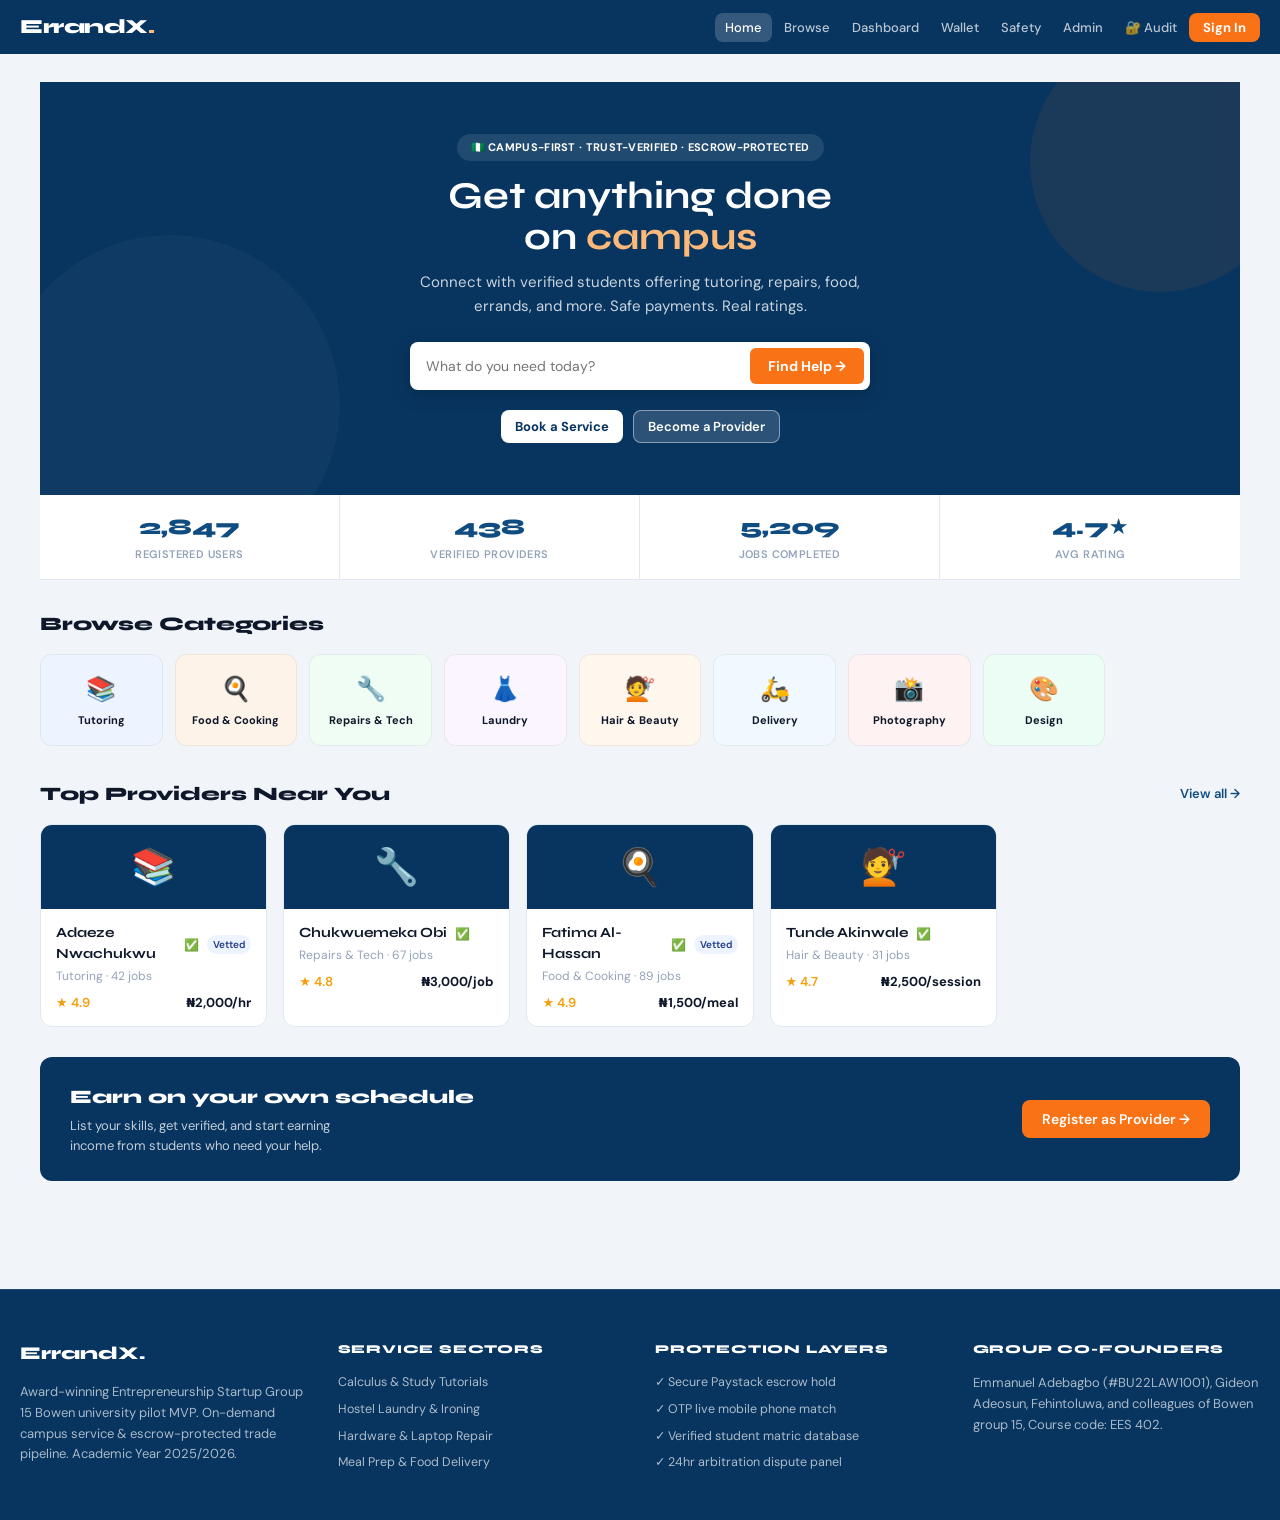
<file: index.html>
<!DOCTYPE html>
<html lang="en">
<head>
  <meta charset="UTF-8">
  <meta name="viewport" content="width=device-width, initial-scale=1.0">
  <title>ErrandX — campus service marketplace</title>
  <link rel="stylesheet" href="https://fonts.googleapis.com/css2?family=Syne:wght@400;500;600;700;800&family=DM+Sans:ital,wght@0,300;0,400;0,500;0,700;1,400&display=swap">
  <style>
    :root {
      --brand: #0F4C81; --brand-light: #1A6BB5; --brand-dark: #083560;
      --accent: #F97316; --accent-hover: #EA6B0C;
      --success: #16A34A; --success-bg: #DCFCE7; --success-text: #14532D;
      --danger: #DC2626; --danger-bg: #FEE2E2; --danger-text: #7F1D1D;
      --warn: #D97706; --warn-bg: #FEF3C7; --warn-text: #78350F;
      --info-bg: #EEF4FF; --info-text: #1E3A8A;
      --bg: #F1F5F9; --surface: #FFFFFF; --surface2: #F8FAFC;
      --border: #CBD5E1; --border-light: #E2E8F0;
      --text: #0F172A; --text2: #475569; --text3: #94A3B8;
      --radius: 12px; --radius-sm: 8px; --radius-xs: 6px;
    }
    * { box-sizing: border-box; margin: 0; padding: 0; }
    body { font-family: 'DM Sans', system-ui, sans-serif; background: var(--bg); color: var(--text); line-height: 1.5; }

    /* NAV */
    .nav { background: var(--brand-dark); padding: 0 max(20px, calc((100% - 1240px) / 2)); display: flex; align-items: center; justify-content: space-between; height: 54px; position: sticky; top: 0; z-index: 90; }
    .logo { font-family: 'Syne', system-ui, sans-serif; font-size: 20px; font-weight: 800; color: #fff; cursor: pointer; letter-spacing: -0.5px; flex-shrink: 0; }
    .logo span { color: #FDB97A; }
    .nav-links { display: flex; align-items: center; gap: 2px; overflow: hidden; }
    .nav-links button { background: transparent; border: none; color: rgba(255,255,255,0.72); padding: 6px 10px; border-radius: var(--radius-sm); font-size: 13px; font-weight: 500; cursor: pointer; transition: all .15s; font-family: inherit; white-space: nowrap; }
    .nav-links button:hover { background: rgba(255,255,255,.12); color: #fff; }
    .nav-links button.active { background: rgba(255,255,255,.18); color: #fff; }
    .nav-cta { background: var(--accent) !important; color: #fff !important; font-weight: 700 !important; padding: 6px 14px !important; }
    .nav-cta:hover { background: var(--accent-hover) !important; }

    /* PAGES */
    .page { display: none; padding: 28px 20px; max-width: 1240px; margin: 0 auto; }
    .page.active { display: block; }

    /* BUTTONS */
    .btn { display: inline-flex; align-items: center; justify-content: center; gap: 7px; padding: 10px 20px; border-radius: var(--radius-sm); font-family: inherit; font-size: 14px; font-weight: 600; border: none; cursor: pointer; transition: all .18s; white-space: nowrap; }
    .btn:active { transform: scale(.97); }
    .btn:disabled { opacity: .5; cursor: not-allowed; }
    .btn-primary { background: var(--brand); color: #fff; }
    .btn-primary:hover:not(:disabled) { background: var(--brand-light); }
    .btn-accent { background: var(--accent); color: #fff; }
    .btn-accent:hover:not(:disabled) { background: var(--accent-hover); }
    .btn-success { background: var(--success); color: #fff; }
    .btn-success:hover:not(:disabled) { background: #15803D; }
    .btn-danger { background: var(--danger); color: #fff; }
    .btn-danger:hover:not(:disabled) { background: #B91C1C; }
    .btn-warn { background: var(--warn); color: #fff; }
    .btn-warn:hover:not(:disabled) { background: #B45309; }
    .btn-slate { background: #475569; color: #fff; }
    .btn-slate:hover:not(:disabled) { background: #334155; }
    .btn-outline { background: #fff; color: var(--brand); border: 2px solid var(--brand); }
    .btn-outline:hover:not(:disabled) { background: var(--info-bg); }
    .btn-white { background: #fff; color: var(--brand-dark); font-weight: 700; }
    .btn-white:hover:not(:disabled) { background: #F0F6FF; }
    .btn-ghost-white { background: rgba(255,255,255,.15); color: #fff; border: 1.5px solid rgba(255,255,255,.45); }
    .btn-ghost-white:hover:not(:disabled) { background: rgba(255,255,255,.25); }
    .btn-sm { padding: 7px 14px; font-size: 13px; }
    .btn-xs { padding: 4px 10px; font-size: 12px; border-radius: var(--radius-xs); }
    .btn-full { width: 100%; }

    /* CARDS */
    .card { background: var(--surface); border: 1px solid var(--border-light); border-radius: var(--radius); padding: 20px; }
    .card-grid { display: grid; grid-template-columns: repeat(auto-fill, minmax(220px, 1fr)); gap: 16px; }
    .metric-card { background: var(--surface); border: 1px solid var(--border-light); border-radius: var(--radius); padding: 18px; text-align: center; }
    .metric-num { font-family: 'Syne', system-ui, sans-serif; font-size: 28px; font-weight: 800; line-height: 1; }
    .metric-label { font-size: 11px; color: var(--text2); margin-top: 4px; font-weight: 600; text-transform: uppercase; letter-spacing: .4px; }

    /* PROVIDER CARD */
    .p-card { background: var(--surface); border: 1px solid var(--border-light); border-radius: var(--radius); overflow: hidden; cursor: pointer; transition: all .2s; }
    .p-card:hover { box-shadow: 0 6px 24px rgba(15,76,129,.13); transform: translateY(-2px); }
    .p-card-hd { height: 84px; display: flex; align-items: center; justify-content: center; font-size: 36px; background: var(--brand-dark); }
    .p-card-bd { padding: 13px 15px; }
    .p-card-name { font-family: 'Syne', system-ui, sans-serif; font-size: 14px; font-weight: 700; margin-bottom: 3px; }
    .p-card-cat { font-size: 12px; color: var(--text3); margin-bottom: 8px; }
    .p-card-ft { display: flex; justify-content: space-between; align-items: center; }
    .rating { color: #F59E0B; font-size: 13px; font-weight: 600; }
    .price { font-size: 13px; font-weight: 700; }

    /* BADGES */
    .badge { display: inline-flex; align-items: center; gap: 3px; padding: 3px 9px; border-radius: 100px; font-size: 11px; font-weight: 600; }
    .badge-blue { background: var(--info-bg); color: var(--info-text); }
    .badge-green { background: var(--success-bg); color: var(--success-text); }
    .badge-orange { background: #FEF3C7; color: var(--warn-text); }
    .badge-gray { background: #F1F5F9; color: #475569; }
    .badge-red { background: var(--danger-bg); color: var(--danger-text); }

    /* FORMS */
    .form-group { margin-bottom: 14px; }
    .form-label { display: block; font-size: 11px; font-weight: 700; color: var(--text2); margin-bottom: 5px; text-transform: uppercase; letter-spacing: .4px; }
    .form-input, .form-select { width: 100%; padding: 10px 13px; border: 1.5px solid var(--border); border-radius: var(--radius-sm); font-family: inherit; font-size: 14px; outline: none; transition: border .15s; background: #fff; color: var(--text); }
    .form-input:focus, .form-select:focus { border-color: var(--brand); box-shadow: 0 0 0 3px rgba(15,76,129,.1); }
    .err-msg { font-size: 11px; color: var(--danger); margin-top: 4px; display: none; }
    .form-row { display: grid; grid-template-columns: 1fr 1fr; gap: 12px; }
    textarea.form-input { resize: vertical; min-height: 80px; }

    /* TABS */
    .tabs { display: flex; border-bottom: 2px solid var(--border-light); margin-bottom: 20px; }
    .tab { padding: 9px 15px; font-size: 13px; font-weight: 600; color: var(--text2); cursor: pointer; border-bottom: 2.5px solid transparent; margin-bottom: -2px; transition: all .15s; }
    .tab:hover { color: var(--brand); }
    .tab.active { color: var(--brand); border-bottom-color: var(--brand); }

    /* MODAL FIX: CENTERING ACCENTUATED OVERLAYS SECURELY ON EVERY DISPLAY */
    .modal-wrap {
      position: fixed;
      top: 0;
      left: 0;
      right: 0;
      bottom: 0;
      background: rgba(15, 23, 42, 0.55);
      backdrop-filter: blur(4px);
      -webkit-backdrop-filter: blur(4px);
      padding: 24px 16px;
      display: none;
      align-items: center; /* PERFECT VERTICAL CENTERING */
      justify-content: center; /* PERFECT HORIZONTAL CENTERING */
      z-index: 1000;
      overflow-y: auto;
    }
    .modal-wrap.open { display: flex; }
    .modal {
      background: #fff;
      border-radius: 16px;
      width: 100%;
      max-width: 480px;
      padding: 26px;
      position: relative;
      max-height: 90vh; /* SECURE BOUNDARY AGAINST OVERFLOW CUTOFFS */
      overflow-y: auto;
      box-shadow: 0 10px 30px rgba(0, 0, 0, 0.15);
      margin: auto; /* ENFORCES FLEX ALIGN FALLBACKS */
    }
    .modal-hd { display: flex; align-items: center; justify-content: space-between; margin-bottom: 18px; }
    .modal-title { font-family: 'Syne', system-ui, sans-serif; font-size: 17px; font-weight: 800; }
    .modal-close { background: #F1F5F9; border: none; cursor: pointer; width: 30px; height: 30px; border-radius: 50%; font-size: 15px; display: flex; align-items: center; justify-content: center; color: var(--text2); }
    .modal-close:hover { background: #E2E8F0; }

    /* TOAST */
    .toast-zone { position: sticky; top: 58px; z-index: 200; pointer-events: none; padding: 0 20px; }
    .toast { background: #fff; border: 1px solid var(--border); border-radius: var(--radius-sm); padding: 10px 15px; font-size: 13px; display: flex; align-items: center; gap: 10px; box-shadow: 0 4px 16px rgba(0,0,0,.1); margin-bottom: 8px; animation: tin .2s ease; max-width: 380px; margin-left: auto; pointer-events: all; }
    .toast.success { border-left: 4px solid var(--success); }
    .toast.error { border-left: 4px solid var(--danger); }
    .toast.info { border-left: 4px solid var(--brand); }
    .toast.warn { border-left: 4px solid var(--warn); }
    @keyframes tin { from { transform: translateX(14px); opacity: 0 } to { transform: none; opacity: 1 } }

    /* WALLET */
    .wallet-hero { background: var(--brand-dark); color: #fff; border-radius: var(--radius); padding: 24px 28px; }
    .wallet-bal { font-family: 'Syne', system-ui, sans-serif; font-size: 34px; font-weight: 800; }
    .wallet-lbl { font-size: 11px; opacity: .6; font-weight: 700; text-transform: uppercase; letter-spacing: .5px; margin-bottom: 6px; }
    .wbtn { background: rgba(255,255,255,.18); color: #fff; border: 1.5px solid rgba(255,255,255,.35); border-radius: var(--radius-sm); padding: 8px 16px; font-family: inherit; font-size: 13px; font-weight: 600; cursor: pointer; transition: all .18s; }
    .wbtn:hover { background: rgba(255,255,255,.28); }

    /* TABLE */
    .tbl { width: 100%; border-collapse: collapse; font-size: 13px; }
    .tbl th { text-align: left; padding: 9px 12px; background: var(--surface2); color: var(--text2); font-size: 11px; font-weight: 700; text-transform: uppercase; letter-spacing: .5px; }
    .tbl td { padding: 11px 12px; border-top: 1px solid var(--border-light); vertical-align: middle; }
    .tbl tr:hover td { background: #FAFBFF; }

    /* PROGRESS */
    .prog-bar { background: var(--border-light); border-radius: 100px; height: 7px; overflow: hidden; }
    .prog-fill { height: 100%; border-radius: 100px; transition: width .4s; }

    /* AVATAR */
    .av { border-radius: 50%; display: flex; align-items: center; justify-content: center; font-weight: 700; flex-shrink: 0; }
    .av-sm { width: 30px; height: 30px; font-size: 11px; }

    /* SOS */
    .sos-btn { background: var(--danger); color: #fff; border: none; border-radius: 50%; width: 88px; height: 88px; font-family: 'Syne', system-ui, sans-serif; font-size: 19px; font-weight: 800; cursor: pointer; display: flex; align-items: center; justify-content: center; margin: 0 auto; box-shadow: 0 0 0 10px rgba(220,38,38,.18); transition: all .2s; }
    .sos-btn:hover { background: #B91C1C; }

    /* TIMELINE */
    .tl { border-left: 2px solid var(--border); padding-left: 20px; }
    .tl-item { position: relative; margin-bottom: 18px; }
    .tl-item::before { content: ''; position: absolute; left: -25px; top: 4px; width: 10px; height: 10px; border-radius: 50%; border: 2px solid #fff; }
    .tl-item.done::before { background: var(--success); }
    .tl-item.current::before { background: var(--accent); animation: pulse 1.5s infinite; }
    .tl-item.pending::before { background: var(--border); }
    @keyframes pulse { 0%,100% { transform: scale(1) } 50% { transform: scale(1.4) } }

    /* MISC */
    .divider { border: none; border-top: 1px solid var(--border-light); margin: 14px 0; }
    .flex { display: flex; } .items-center { align-items: center; } .justify-between { justify-content: space-between; }
    .gap-2 { gap: 8px; } .gap-3 { gap: 12px; }
    .text-sm { font-size: 13px; } .text-xs { font-size: 11px; }
    .text-muted { color: var(--text2); } .text-faint { color: var(--text3); }
    .font-med { font-weight: 600; } .w-full { width: 100%; }
    .mt-2 { margin-top: 8px; } .mt-3 { margin-top: 12px; } .mt-4 { margin-top: 16px; }
    .mb-2 { margin-bottom: 8px; } .mb-3 { margin-bottom: 12px; } .mb-4 { margin-bottom: 16px; }
    .text-center { text-align: center; }
    .section-hd { display: flex; align-items: center; justify-content: space-between; margin-bottom: 16px; }
    .section-title { font-family: 'Syne', system-ui, sans-serif; font-size: 19px; font-weight: 800; }
    .hd-link { font-size: 13px; color: var(--brand); cursor: pointer; font-weight: 600; }
    .info-box { background: var(--info-bg); border-radius: var(--radius-sm); padding: 12px 14px; font-size: 13px; color: var(--info-text); display: flex; gap: 8px; align-items: flex-start; margin-bottom: 14px; }
    .warn-box { background: var(--warn-bg); border-radius: var(--radius-sm); padding: 12px 14px; font-size: 13px; color: var(--warn-text); display: flex; gap: 8px; align-items: flex-start; margin-bottom: 14px; }
    .cat-chip { background: #fff; border: 1.5px solid var(--border); border-radius: 100px; padding: 6px 14px; font-size: 12px; font-weight: 600; cursor: pointer; transition: all .15s; color: var(--text2); display: inline-flex; align-items: center; gap: 5px; }
    .cat-chip:hover, .cat-chip.active { background: var(--brand); color: #fff; border-color: var(--brand); }
    .stars { display: flex; gap: 3px; }
    .star { font-size: 20px; cursor: pointer; color: var(--border); transition: color .1s; }
    .star.on { color: #F59E0B; }
    .stats-row { display: grid; grid-template-columns: repeat(4, 1fr); background: #fff; border-bottom: 1px solid var(--border-light); }
    .stat-cell { padding: 16px; text-align: center; border-right: 1px solid var(--border-light); }
    .stat-cell:last-child { border-right: none; }
    .stat-n { font-family: 'Syne', system-ui, sans-serif; font-size: 22px; font-weight: 800; color: var(--brand); }
    .stat-l { font-size: 11px; color: var(--text3); font-weight: 600; text-transform: uppercase; letter-spacing: .4px; margin-top: 2px; }

    /* AUDIT */
    .audit-item { display: flex; align-items: flex-start; gap: 12px; padding: 12px; background: var(--surface2); border-radius: var(--radius-sm); margin-bottom: 8px; border: 1px solid var(--border-light); }
    .audit-icon { width: 32px; height: 32px; border-radius: 50%; display: flex; align-items: center; justify-content: center; font-size: 14px; flex-shrink: 0; }
    .rl-dot { width: 7px; height: 7px; border-radius: 50%; background: var(--success); }
    .rl-dot.warn { background: var(--warn); }
    .rl-dot.danger { background: var(--danger); }

    /* HERO SEARCH BAR */
    .hero-search-wrapper {
      max-width: 460px;
      margin: 0 auto 20px;
      background: #fff;
      border-radius: var(--radius-sm);
      padding: 6px;
      display: flex;
      gap: 6px;
      box-shadow: 0 4px 20px rgba(0,0,0,.2);
      align-items: center;
    }
    .hero-search-input {
      flex: 1;
      border: none;
      outline: none;
      padding: 7px 10px;
      font-family: inherit;
      font-size: 14px;
      color: var(--text);
      background: transparent;
      min-width: 0;
    }
    .hero-search-btn {
      background: var(--accent);
      color: #fff;
      border: none;
      border-radius: var(--radius-xs);
      padding: 9px 18px;
      font-family: inherit;
      font-size: 14px;
      font-weight: 700;
      cursor: pointer;
      flex-shrink: 0;
      transition: background .15s;
    }

    /* RESPONSIVE MEDIA QUERIES FOR OVERALL DISPLACEMENT FIXES */
    @media (max-width: 768px) {
      /* Navigation refactoring to support all tabs without overflow cutoff */
      .nav {
        flex-direction: column;
        height: auto;
        padding: 10px 14px;
        align-items: center;
        gap: 10px;
      }
      .nav-links {
        width: 100%;
        overflow-x: auto;
        display: flex;
        gap: 5px;
        padding-bottom: 6px;
        -webkit-overflow-scrolling: touch;
        scrollbar-width: none;
      }
      .nav-links::-webkit-scrollbar {
        display: none;
      }
      .nav-links button {
        padding: 6px 10px;
        font-size: 12px;
        flex-shrink: 0;
      }

      /* Grid elements sizing adjustment for perfect spacing/grid line density */
      .stats-row {
        grid-template-columns: repeat(2, 1fr) !important;
      }
      .stat-cell {
        padding: 12px 10px !important;
        border-right: none !important;
        border-bottom: 1px solid var(--border-light) !important;
      }
      .stat-cell:nth-child(odd) {
        border-right: 1px solid var(--border-light) !important;
      }
      .stat-cell:nth-child(3),
      .stat-cell:nth-child(4) {
        border-bottom: none !important;
      }
      .stat-n {
        font-size: 19px !important;
      }
      .stat-l {
        font-size: 9.5px !important;
        letter-spacing: 0.2px !important;
      }

      /* Adjust general page spacing and font scales */
      .page {
        padding: 20px 12px !important;
      }
      .section-title {
        font-size: 17px !important;
      }
      h1 {
        font-size: 30px !important;
        line-height: 1.2 !important;
      }
      
      /* Card layout adjustments on mobile */
      .card-grid {
        grid-template-columns: repeat(auto-fill, minmax(180px, 1fr)) !important;
        gap: 12px !important;
      }
      .p-card-hd {
        height: 72px !important;
        font-size: 30px !important;
      }
      .p-card-bd {
        padding: 10px 12px !important;
      }

      /* Hero Search Bar on Mobile */
      .hero-search-wrapper {
        flex-direction: column;
        border-radius: var(--radius);
        padding: 8px;
        gap: 8px;
        align-items: stretch;
      }
      .hero-search-input {
        width: 100%;
        border-bottom: 1px solid var(--border-light) !important;
        padding-bottom: 10px !important;
        text-align: center;
      }
      .hero-search-btn {
        width: 100%;
        padding: 11px 18px;
        border-radius: var(--radius-sm);
        text-align: center;
      }
    }
  </style>
</head>
<body>

<h2 style="position: absolute; width: 1px; height: 1px; overflow: hidden;">ErrandX — campus service marketplace</h2>

<!-- TOAST ZONE -->
<div class="toast-zone" id="toastZone"></div>

<!-- NAV -->
<nav class="nav">
  <div class="logo" onclick="go('home')">ErrandX<span>.</span></div>
  <div class="nav-links">
    <button onclick="go('home')" id="nb-home" class="active">Home</button>
    <button onclick="go('browse')" id="nb-browse">Browse</button>
    <button onclick="go('dashboard')" id="nb-dashboard">Dashboard</button>
    <button onclick="go('wallet')" id="nb-wallet">Wallet</button>
    <button onclick="go('safety')" id="nb-safety">Safety</button>
    <button onclick="go('admin')" id="nb-admin">Admin</button>
    <button onclick="go('security')" id="nb-security">🔐 Audit</button>
    <button class="nav-cta" onclick="showModal('authModal')">Sign In</button>
  </div>
</nav>

<!-- ══════════ PAGES ══════════ -->

<!-- HOME -->
<div class="page active" id="page-home">
  <!-- HERO -->
  <div style="background: var(--brand-dark); color: #fff; padding: 52px 28px; text-align: center; position: relative; overflow: hidden;">
    <div style="position: absolute; top: -50px; right: -50px; width: 260px; height: 260px; background: rgba(249,115,22,.08); border-radius: 50%; pointer-events: none;"></div>
    <div style="position: absolute; bottom: -80px; left: -40px; width: 340px; height: 340px; background: rgba(255,255,255,.025); border-radius: 50%; pointer-events: none;"></div>
    <div style="position: relative; z-index: 1;">
      <div style="display: inline-flex; align-items: center; gap: 6px; background: rgba(255,255,255,.1); border-radius: 100px; padding: 5px 14px; font-size: 11px; font-weight: 700; margin-bottom: 14px; letter-spacing: .3px;">🇳🇬 CAMPUS-FIRST · TRUST-VERIFIED · ESCROW-PROTECTED</div>
      <h1 style="font-family: 'Syne', system-ui, sans-serif; font-size: 38px; line-height: 1.1; margin-bottom: 12px;">Get anything done<br>on <span style="color: #FDB97A;">campus</span></h1>
      <p style="font-size: 15px; color: rgba(255,255,255,.78); max-width: 440px; margin: 0 auto 24px; line-height: 1.6;">Connect with verified students offering tutoring, repairs, food, errands, and more. Safe payments. Real ratings.</p>
      
      <div class="hero-search-wrapper">
        <input id="heroQ" class="hero-search-input" placeholder="What do you need today?" maxlength="80">
        <button onclick="heroSearch()" class="hero-search-btn" onmouseover="this.style.background='#EA6B0C'" onmouseout="this.style.background='#F97316'">Find Help →</button>
      </div>
      <div style="display: flex; justify-content: center; gap: 10px; flex-wrap: wrap;">
        <button class="btn btn-white btn-sm" onclick="showModal('authModal')">Book a Service</button>
        <button class="btn btn-ghost-white btn-sm" onclick="showModal('authModal')">Become a Provider</button>
      </div>
    </div>
  </div>

  <!-- STATS -->
  <div class="stats-row">
    <div class="stat-cell"><div class="stat-n">2,847</div><div class="stat-l">Registered Users</div></div>
    <div class="stat-cell"><div class="stat-n">438</div><div class="stat-l">Verified Providers</div></div>
    <div class="stat-cell"><div class="stat-n">5,209</div><div class="stat-l">Jobs Completed</div></div>
    <div class="stat-cell"><div class="stat-n">4.7★</div><div class="stat-l">Avg Rating</div></div>
  </div>

  <div style="padding: 30px 0;">
    <div class="section-hd mb-3"><h2 class="section-title">Browse Categories</h2></div>
    <div id="homeCatGrid" style="display: grid; grid-template-columns: repeat(auto-fill, minmax(110px,1fr)); gap: 12px; margin-bottom: 34px;"></div>
    <div class="section-hd"><h2 class="section-title">Top Providers Near You</h2><span class="hd-link" onclick="go('browse')">View all →</span></div>
    <div class="card-grid mt-3" id="homeProviders"></div>
    <div style="background: var(--brand-dark); border-radius: var(--radius); padding: 26px 30px; color: #fff; display: flex; justify-content: space-between; align-items: center; flex-wrap: wrap; gap: 16px; margin-top: 30px;">
      <div><h3 style="font-family: 'Syne', system-ui, sans-serif; font-size: 19px; font-weight: 800; margin-bottom: 5px;">Earn on your own schedule</h3><p style="opacity: .75; font-size: 13px; max-width: 300px; line-height: 1.5;">List your skills, get verified, and start earning income from students who need your help.</p></div>
      <button class="btn btn-accent" onclick="showModal('authModal')">Register as Provider →</button>
    </div>
  </div>
</div>

<!-- BROWSE -->
<div class="page" id="page-browse">
  <div style="background: #fff; border-bottom: 1px solid var(--border-light); padding: 18px 20px; margin: -28px -20px 22px;">
    <div style="max-width: 1240px; margin: 0 auto;">
      <h2 class="section-title mb-3">Find a Service Provider</h2>
      <div style="display: flex; gap: 8px; background: #fff; border: 1.5px solid var(--border); border-radius: var(--radius-sm); padding: 5px; margin-bottom: 12px;">
        <input id="browseQ" style="flex: 1; border: none; outline: none; padding: 7px 10px; font-family: inherit; font-size: 14px; color: var(--text); background: transparent;" placeholder="Search by skill, name, or keyword..." maxlength="80">
        <button class="btn btn-primary btn-sm" onclick="filterProviders()">Search</button>
      </div>
      <div id="browseCats" style="display: flex; gap: 7px; flex-wrap: wrap;"></div>
    </div>
  </div>
  <div style="display: flex; justify-content: space-between; align-items: center; margin-bottom: 14px;">
    <span class="text-sm text-muted" id="browseCount"></span>
    <select class="form-select" style="width: auto; padding: 6px 12px; font-size: 12px;" onchange="sortProviders(this.value)">
      <option value="rating">Highest Rated</option>
      <option value="price_asc">Price: Low → High</option>
      <option value="price_desc">Price: High → Low</option>
    </select>
  </div>
  <div class="card-grid" id="providerGrid"></div>
</div>

<!-- DASHBOARD -->
<div class="page" id="page-dashboard">
  <div class="section-hd mb-1">
    <div><h2 class="section-title">My Dashboard</h2><p class="text-sm text-muted">Welcome back, Emmanuel 👋</p></div>
    <div style="display: flex; gap: 6px;"><span class="badge badge-green">✓ ID Verified</span><span class="badge badge-blue">⭐ 4.9 Rating</span></div>
  </div>
  <div class="tabs mb-4" id="dashTabs">
    <div class="tab active" onclick="dashTab('client')">Client View</div>
    <div class="tab" onclick="dashTab('provider')">Provider View</div>
  </div>
  <div id="dashClient">
    <div style="display: grid; grid-template-columns: repeat(auto-fill, minmax(150px,1fr)); gap: 12px; margin-bottom: 20px;">
      <div class="metric-card"><div class="metric-num" style="color: var(--brand);">3</div><div class="metric-label">Active Bookings</div></div>
      <div class="metric-card"><div class="metric-num" style="color: var(--success);">18</div><div class="metric-label">Jobs Completed</div></div>
      <div class="metric-card"><div class="metric-num" style="color: var(--text);">₦63k</div><div class="metric-label">Total Spent</div></div>
      <div class="metric-card"><div class="metric-num" style="color: var(--warn);">₦10.5k</div><div class="metric-label">In Escrow</div></div>
    </div>
    <div class="card mb-4">
      <div class="section-hd mb-3"><h3 style="font-size: 15px; font-weight: 700;">Active Bookings</h3><button class="btn btn-accent btn-sm" onclick="showModal('bookModal')">+ New Booking</button></div>
      <div style="overflow-x: auto;"><table class="tbl" id="tblActive"></table></div>
    </div>
    <div class="card">
      <div class="section-hd mb-3"><h3 style="font-size: 15px; font-weight: 700;">Booking History</h3></div>
      <div style="overflow-x: auto;"><table class="tbl" id="tblHistory"></table></div>
    </div>
  </div>
  <div id="dashProvider" style="display: none;">
    <div style="display: grid; grid-template-columns: repeat(auto-fill, minmax(150px,1fr)); gap: 12px; margin-bottom: 20px;">
      <div class="metric-card"><div class="metric-num" style="color: var(--success);">₦84k</div><div class="metric-label">Total Earned</div></div>
      <div class="metric-card"><div class="metric-num" style="color: var(--warn);">₦12k</div><div class="metric-label">Pending Payout</div></div>
      <div class="metric-card"><div class="metric-num" style="color: var(--brand);">64</div><div class="metric-label">Jobs Done</div></div>
      <div class="metric-card"><div class="metric-num" style="color: var(--accent);">4.9★</div><div class="metric-label">Avg Rating</div></div>
    </div>
    <div style="display: grid; grid-template-columns: 2fr 1fr; gap: 16px; margin-bottom: 20px;">
      <div class="card">
        <h3 style="font-size: 14px; font-weight: 700; margin-bottom: 12px;">Earnings — Last 7 Days</h3>
        <div id="earningsBar" style="height: 110px; display: flex; align-items: flex-end; gap: 5px;"></div>
        <div id="earningsLabels" style="display: flex; justify-content: space-around; margin-top: 5px;"></div>
      </div>
      <div class="card">
        <h3 style="font-size: 14px; font-weight: 700; margin-bottom: 12px;">Profile Strength</h3>
        <div class="tl">
          <div class="tl-item done"><div class="text-sm font-med">ID Verified</div><div class="text-xs text-muted">Complete</div></div>
          <div class="tl-item done"><div class="text-sm font-med">Profile Photo</div><div class="text-xs text-muted">Complete</div></div>
          <div class="tl-item current"><div class="text-sm font-med">Portfolio</div><div class="text-xs text-muted">Add 3 photos</div></div>
          <div class="tl-item pending"><div class="text-sm font-med">Background Check</div><div class="text-xs text-muted">Earn Vetted badge</div></div>
        </div>
      </div>
    </div>
    <div class="card">
      <div class="section-hd mb-3"><h3 style="font-size: 15px; font-weight: 700;">Incoming Requests</h3></div>
      <table class="tbl">
        <thead><tr><th>Client</th><th>Service</th><th>When</th><th>Offer</th><th>Actions</th></tr></thead>
        <tbody>
          <tr><td><div class="flex items-center gap-2"><div class="av av-sm" style="background: var(--info-bg); color: var(--info-text);">AO</div>Ada Okafor</div></td><td>Calculus Tutoring</td><td>Today 4pm</td><td class="font-med">₦4,000</td><td style="display: flex; gap: 5px;"><button class="btn btn-success btn-xs" onclick="toast('Request accepted! Client notified.','success')">Accept</button><button class="btn btn-slate btn-xs" onclick="toast('Request declined.','info')">Decline</button></td></tr>
          <tr><td><div class="flex items-center gap-2"><div class="av av-sm" style="background: var(--success-bg); color: var(--success-text);">TF</div>Tunde F.</div></td><td>Phone Screen Repair</td><td>Tomorrow 10am</td><td class="font-med">₦3,500</td><td style="display: flex; gap: 5px;"><button class="btn btn-success btn-xs" onclick="toast('Request accepted!','success')">Accept</button><button class="btn btn-slate btn-xs" onclick="toast('Declined.','info')">Decline</button></td></tr>
        </tbody>
      </table>
    </div>
  </div>
</div>

<!-- WALLET -->
<div class="page" id="page-wallet">
  <h2 class="section-title mb-4">ErrandX Wallet</h2>
  <div style="display: grid; grid-template-columns: 1fr 1fr; gap: 16px; margin-bottom: 20px;">
    <div class="wallet-hero">
      <div class="wallet-lbl">Available Balance</div>
      <div class="wallet-bal">₦24,350</div>
      <div style="font-size: 11px; opacity: .5; margin-top: 4px;">Last topped up: Today</div>
      <div style="display: flex; gap: 10px; margin-top: 16px;">
        <button class="wbtn" onclick="toast('Paystack checkout opening… (Sandbox)','info')">+ Top Up</button>
        <button class="wbtn" onclick="toast('Withdrawal submitted. Transfer in 1–2 business days.','success')">Withdraw</button>
      </div>
    </div>
    <div class="card" style="border-top: 3px solid var(--warn);">
      <div class="text-xs text-muted font-med mb-1" style="text-transform: uppercase; letter-spacing: .4px;">Held in Escrow</div>
      <div style="font-family: 'Syne', system-ui, sans-serif; font-size: 30px; font-weight: 800; color: var(--warn);">₦10,500</div>
      <div class="text-xs text-muted mt-1">2 active bookings</div>
      <div class="divider"></div>
      <p class="text-xs text-muted" style="line-height: 1.6;">Escrow releases to providers only after you confirm job completion.</p>
    </div>
  </div>
  <div class="card">
    <div class="section-hd mb-3"><h3 style="font-size: 15px; font-weight: 700;">Transaction History</h3></div>
    <div style="overflow-x: auto;"><table class="tbl" id="tblTx"></table></div>
  </div>
</div>

<!-- SAFETY -->
<div class="page" id="page-safety">
  <h2 class="section-title mb-1">Safety Centre</h2>
  <p class="text-sm text-muted mb-4">Your security is our top priority on every booking.</p>
  <div style="display: grid; grid-template-columns: repeat(auto-fill, minmax(250px, 1fr)); gap: 16px; margin-bottom: 22px;">
    <div class="card" style="border-left: 4px solid var(--danger); border-radius: 0 var(--radius) var(--radius) 0;">
      <h3 style="font-size: 15px; font-weight: 700; color: var(--danger); margin-bottom: 8px;">🆘 SOS Emergency</h3>
      <p class="text-sm text-muted mb-4" style="line-height: 1.6;">If you feel unsafe during a booking, press SOS. Your emergency contact and ErrandX support will be alerted instantly.</p>
      <button class="sos-btn" onclick="triggerSOS()">SOS</button>
      <p class="text-xs text-faint mt-3 text-center">Only use in genuine emergencies</p>
    </div>
    <div class="card" style="border-left: 4px solid var(--warn); border-radius: 0 var(--radius) var(--radius) 0;">
      <h3 style="font-size: 15px; font-weight: 700; margin-bottom: 8px;">📍 Live Location Sharing</h3>
      <p class="text-sm text-muted mb-3" style="line-height: 1.5;">During active bookings your location is shared with your emergency contact.</p>
      <div style="background: var(--success-bg); border-radius: var(--radius-sm); padding: 10px; font-size: 12px; color: var(--success-text); margin-bottom: 12px; font-weight: 600;">● ACTIVE — Job #EX-20264</div>
      <button class="btn btn-slate btn-sm btn-full" onclick="toast('Location sharing settings updated.','info')">Manage Settings</button>
    </div>
    <div class="card" style="border-left: 4px solid var(--brand); border-radius: 0 var(--radius) var(--radius) 0;">
      <h3 style="font-size: 15px; font-weight: 700; margin-bottom: 8px;">⚖️ Raise a Dispute</h3>
      <p class="text-sm text-muted mb-3" style="line-height: 1.5;">Job not completed? Payment issue? Our team resolves disputes within 24 hours.</p>
      <button class="btn btn-danger btn-sm btn-full" onclick="showModal('disputeModal')">Open Dispute</button>
    </div>
  </div>
  <div class="card mb-4">
    <h3 style="font-size: 15px; font-weight: 700; margin-bottom: 14px;">🛡️ Six-Layer Safety Architecture</h3>
    <div style="display: grid; grid-template-columns: 1fr 1fr; gap: 12px;">
      <div class="flex gap-2"><span style="font-size: 17px;">✅</span><div><div class="text-sm font-med">Mandatory ID Verification</div><div class="text-xs text-muted">Govt ID or Student ID + live selfie</div></div></div>
      <div class="flex gap-2"><span style="font-size: 17px;">🔒</span><div><div class="text-sm font-med">Escrow Payments</div><div class="text-xs text-muted">Funds released only after confirmation</div></div></div>
      <div class="flex gap-2"><span style="font-size: 17px;">📍</span><div><div class="text-sm font-med">Live Location Sharing</div><div class="text-xs text-muted">Auto check-ins if session overruns</div></div></div>
      <div class="flex gap-2"><span style="font-size: 17px;">⭐</span><div><div class="text-sm font-med font-med">Ratings & Reviews</div><div class="text-xs text-muted">Every job rated — full accountability</div></div></div>
      <div class="flex gap-2"><span style="font-size: 17px;">🚨</span><div><div class="text-sm font-med font-med">Community Reporting</div><div class="text-xs text-muted">Auto freeze after repeated complaints</div></div></div>
      <div class="flex gap-2"><span style="font-size: 17px;">📋</span><div><div class="text-sm font-med font-med">Completion Photos</div><div class="text-xs text-muted">Evidence trail before any payout</div></div></div>
    </div>
  </div>
  <div class="card">
    <h3 style="font-size: 15px; font-weight: 700; margin-bottom: 12px;">🚩 Report a User</h3>
    <div class="form-group"><label class="form-label">Username or Profile ID</label><input class="form-input" id="reportUser" placeholder="@username or EX-94821" maxlength="60"></div>
    <div class="form-group"><label class="form-label">Report type</label>
      <select class="form-select" id="reportType"><option value="">Select type</option><option>Fraud / Scam</option><option>Safety threat</option><option>Harassment</option><option>Fake profile</option><option>Stolen property</option></select>
    </div>
    <div class="form-group"><label class="form-label">Details</label><textarea class="form-input" id="reportDetails" rows="3" placeholder="Describe the incident…" maxlength="1000"></textarea></div>
    <button class="btn btn-danger" onclick="submitReport()">Submit Report</button>
  </div>
</div>

<!-- ADMIN -->
<div class="page" id="page-admin">
  <div class="section-hd mb-1"><div><h2 class="section-title">Admin Panel</h2><p class="text-sm text-muted">ErrandX Internal Dashboard</p></div><span class="badge badge-red">🔴 Admin Only</span></div>
  <div style="display: grid; grid-template-columns: repeat(auto-fill, minmax(150px,1fr)); gap: 12px; margin-bottom: 20px;">
    <div class="metric-card"><div class="metric-num" style="color: var(--brand);">2,847</div><div class="metric-label">Total Users</div><div style="font-size: 11px; color: var(--success); margin-top: 4px; font-weight: 600;">↑ +43 this week</div></div>
    <div class="metric-card"><div class="metric-num" style="color: var(--warn);">14</div><div class="metric-label">Pending Verif.</div></div>
    <div class="metric-card"><div class="metric-num" style="color: var(--danger);">3</div><div class="metric-label">Open Disputes</div></div>
    <div class="metric-card"><div class="metric-num" style="color: var(--success);">₦681k</div><div class="metric-label">Month Revenue</div></div>
  </div>
  <div class="tabs" id="adminTabs">
    <div class="tab active" onclick="adminTab('verif')">Verifications</div>
    <div class="tab" onclick="adminTab('disputes')">Disputes</div>
    <div class="tab" onclick="adminTab('users')">Users</div>
    <div class="tab" onclick="adminTab('analytics')">Analytics</div>
  </div>
  <div id="adminVerif"><div class="card"><div class="section-hd mb-3"><h3 style="font-size: 15px; font-weight: 700;">Pending Verifications</h3><span class="badge badge-orange">14 pending</span></div><div style="overflow-x: auto;"><table class="tbl" id="tblVerif"></table></div></div></div>
  <div id="adminDisputes" style="display: none;"><div class="card"><div class="section-hd mb-3"><h3 style="font-size: 15px; font-weight: 700;">Active Disputes</h3></div>
    <table class="tbl"><thead><tr><th>Ref</th><th>Raised By</th><th>Against</th><th>Reason</th><th>Status</th><th>Action</th></tr></thead><tbody>
      <tr><td>#EX-D001</td><td>Ada O.</td><td>Musa T.</td><td>Job not completed</td><td><span class="badge badge-orange">Under Review</span></td><td><button class="btn btn-primary btn-xs" onclick="toast('Dispute #EX-D001 resolved — refund issued.','success')">Resolve</button></td></tr>
      <tr><td>#EX-D002</td><td>Chidi E.</td><td>Aisha K.</td><td>Poor quality</td><td><span class="badge badge-orange">Under Review</span></td><td><button class="btn btn-primary btn-xs" onclick="toast('Dispute #EX-D002 resolved.','success')">Resolve</button></td></tr>
      <tr><td>#EX-D003</td><td>Lola A.</td><td>Seun M.</td><td>Pricing issue</td><td><span class="badge badge-gray">New</span></td><td><button class="btn btn-primary btn-xs" onclick="toast('Dispute #EX-D003 resolved.','success')">Resolve</button></td></tr>
    </tbody></table>
  </div></div>
  <div id="adminUsers" style="display: none;"><div class="card"><div class="section-hd mb-3"><h3 style="font-size: 15px; font-weight: 700;">All Users</h3></div><div style="overflow-x: auto;"><table class="tbl" id="tblUsers"></table></div></div></div>
  <div id="adminAnalytics" style="display: none;">
    <div style="display: grid; grid-template-columns: 1fr 1fr; gap: 16px;">
      <div class="card"><h3 style="font-size: 14px; font-weight: 700; margin-bottom: 14px;">Revenue by Category</h3><div id="revChart"></div></div>
      <div class="card"><h3 style="font-size: 14px; font-weight: 700; margin-bottom: 12px;">User Growth</h3><div id="growthBar" style="height: 120px; display: flex; align-items: flex-end; gap: 5px;"></div><div id="growthLabels" style="display: flex; justify-content: space-around; margin-top: 5px;"></div></div>
      <div class="card" style="grid-column: 1/-1;"><h3 style="font-size: 14px; font-weight: 700; margin-bottom: 14px;">Platform Health</h3>
        <div style="display: grid; grid-template-columns: repeat(3,1fr); gap: 16px;">
          <div><div class="text-xs text-muted font-med mb-1" style="text-transform: uppercase; letter-spacing: .3px;">Booking Success Rate</div><div class="prog-bar mt-1"><div class="prog-fill" style="width: 94%; background: var(--success);"></div></div><div class="text-sm font-med mt-1">94%</div></div>
          <div><div class="text-xs text-muted font-med mb-1" style="text-transform: uppercase; letter-spacing: .3px;">Dispute Rate</div><div class="prog-bar mt-1"><div class="prog-fill" style="width: 3%; background: var(--warn);"></div></div><div class="text-sm font-med mt-1">2.1%</div></div>
          <div><div class="text-xs text-muted font-med mb-1" style="text-transform: uppercase; letter-spacing: .3px;">Provider Retention</div><div class="prog-bar mt-1"><div class="prog-fill" style="width: 87%; background: var(--brand);"></div></div><div class="text-sm font-med mt-1">87%</div></div>
        </div>
      </div>
    </div>
  </div>
</div>

<!-- SECURITY AUDIT -->
<div class="page" id="page-security">
  <h2 class="section-title mb-1">🔐 Security Audit Report</h2>
  <p class="text-sm text-muted mb-4">Codebase scan — vulnerabilities, mitigations, and environment variable policy.</p>
  <div style="display: grid; grid-template-columns: repeat(auto-fill, minmax(150px,1fr)); gap: 12px; margin-bottom: 22px;">
    <div class="metric-card"><div class="metric-num" style="color: var(--success);">0</div><div class="metric-label">Critical Issues</div></div>
    <div class="metric-card"><div class="metric-num" style="color: var(--warn);">0</div><div class="metric-label">Hardcoded Keys</div></div>
    <div class="metric-card"><div class="metric-num" style="color: var(--success);">10/10</div><div class="metric-label">Controls Passed</div></div>
    <div class="metric-card"><div class="metric-num" style="color: var(--brand);">A+</div><div class="metric-label">Security Grade</div></div>
  </div>

  <div class="card mb-4">
    <h3 style="font-size: 15px; font-weight: 700; margin-bottom: 12px;">🛑 Rate Limiting — Login Endpoint</h3>
    <div class="info-box">🔒 Max 5 login attempts per IP per 15 minutes. Lockout triggers on the 6th attempt. Counter resets after the window expires.</div>
    <div class="text-xs text-muted font-med mb-2" style="text-transform: uppercase; letter-spacing: .4px;">Simulate Login Attempts</div>
    <div style="display: flex; align-items: center; gap: 12px; flex-wrap: wrap; margin-bottom: 10px;">
      <div style="display: flex; align-items: center; gap: 6px; font-size: 12px; color: var(--text2);"><div class="rl-dot" id="rlDot"></div><span id="rlStatus">0 / 5 attempts used</span></div>
      <button class="btn btn-warn btn-sm" onclick="simulateAttempt()">Simulate Failed Login</button>
      <button class="btn btn-slate btn-sm" onclick="resetAttempts()">Reset Window</button>
    </div>
    <div class="prog-bar mb-2"><div class="prog-fill" id="rlFill" style="width: 0%; background: var(--success);"></div></div>
    <div id="rlLockMsg" style="display: none;" class="warn-box mt-2">⛔ Locked for <span id="rlCountdown">15:00</span> — too many failed attempts.</div>
    <div style="background: var(--surface2); border: 1px solid var(--border-light); border-radius: var(--radius-sm); padding: 14px; margin-top: 12px;">
      <div class="text-xs text-muted font-med mb-2" style="text-transform: uppercase; letter-spacing: .3px;">Express.js Implementation</div>
      <pre style="font-family: monospace; font-size: 11px; color: var(--text); line-height: 1.65; overflow-x: auto;">const rateLimit = require('express-rate-limit');

const loginLimiter = rateLimit({
  windowMs: 15 * 60 * 1000,  // 15 minutes
  max: 5,
  message: { error: 'Too many login attempts. Try again in 15 minutes.' },
  standardHeaders: true,
  keyGenerator: (req) => req.ip + ':login',
});

app.post('/api/auth/login', loginLimiter, loginController);</pre>
    </div>
  </div>

  <div class="card mb-4">
    <h3 style="font-size: 15px; font-weight: 700; margin-bottom: 12px;">🔑 API Key Scan — Zero Findings</h3>
    <div class="info-box">✅ No hardcoded secrets found in any frontend file. All sensitive values are server-side environment variables only.</div>
    <div id="auditItems"></div>
  </div>

  <div class="card mb-4">
    <h3 style="font-size: 15px; font-weight: 700; margin-bottom: 12px;">🌍 Environment Variables — .env Template</h3>
    <div class="warn-box">⚠️ Never commit .env to Git. Add to .gitignore before first commit. Share .env.example (with placeholder values) for onboarding.</div>
    <pre style="font-family: monospace; font-size: 11px; color: var(--text); line-height: 1.7; background: var(--surface2); border: 1px solid var(--border-light); border-radius: var(--radius-sm); padding: 16px; overflow-x: auto;"># ERRANDX .env.example — copy to .env and fill in real values

DATABASE_URL=postgresql://user:password@host:5432/errandx_db
SUPABASE_URL=https://your-project.supabase.co
SUPABASE_ANON_KEY=your_anon_key
SUPABASE_SERVICE_ROLE_KEY=your_service_role_key

PAYSTACK_SECRET_KEY=sk_test_xxxxxxxxxxxxxxxxxxxx
NEXT_PUBLIC_PAYSTACK_PUBLIC_KEY=pk_test_xxxxxxxxxxxxxxxxxxxx

JWT_SECRET=replace_with_64_char_random_string
JWT_EXPIRES_IN=7d

GOOGLE_MAPS_API_KEY=your_google_maps_key
SMILE_PARTNER_ID=your_smile_partner_id
SMILE_API_KEY=your_smile_api_key</pre>
  </div>

  <div class="card mb-4">
    <h3 style="font-size: 15px; font-weight: 700; margin-bottom: 12px;">🧹 Input Sanitization — Live Demo</h3>
    <div style="display: flex; gap: 8px; align-items: flex-start; margin-bottom: 10px;">
      <input class="form-input" id="sanitizeInput" placeholder='Try: &lt;script&gt;alert("xss")&lt;/script&gt;' style="flex: 1;" oninput="showSanitized()">
      <button class="btn btn-primary btn-sm" onclick="showSanitized()">Sanitize</button>
    </div>
    <div id="sanitizeOut" style="font-size: 12px; color: var(--text2); min-height: 20px;"></div>
  </div>
</div>

<!-- ══════════ FOOTER ══════════ -->
<footer style="background: var(--brand-dark); color: rgba(255,255,255,0.78); padding: 50px 20px 40px; margin-top: 50px; border-top: 1px solid rgba(255,255,255,0.1); font-size: 13px;">
  <div style="max-width: 1240px; margin: 0 auto; display: grid; grid-template-columns: 1fr; gap: 40px;">
    <div style="display: grid; grid-template-columns: repeat(auto-fit, minmax(200px, 1fr)); gap: 30px;">
      
      <div>
        <h4 style="font-family: 'Syne', system-ui, sans-serif; font-size: 18px; font-weight: 800; color: #fff; margin-bottom: 15px;">ErrandX<span>.</span></h4>
        <p style="line-height: 1.6; color: rgba(255,255,255,0.65);">
          Award-winning Entrepreneurship Startup Group 15 Bowen university pilot MVP. On-demand campus service &amp; escrow-protected trade pipeline. Academic Year 2025/2026.
        </p>
      </div>

      <div>
        <h4 style="font-family: 'Syne', system-ui, sans-serif; font-size: 12px; font-weight: 800; color: #fff; text-transform: uppercase; letter-spacing: 0.8px; margin-bottom: 15px;">Service Sectors</h4>
        <ul style="list-style: none; padding: 0; margin: 0; font-size: 12.5px; opacity: 0.85;">
          <li style="margin-bottom: 8px;">Calculus &amp; Study Tutorials</li>
          <li style="margin-bottom: 8px;">Hostel Laundry &amp; Ironing</li>
          <li style="margin-bottom: 8px;">Hardware &amp; Laptop Repair</li>
          <li style="margin-bottom: 8px;">Meal Prep &amp; Food Delivery</li>
        </ul>
      </div>

      <div>
        <h4 style="font-family: 'Syne', system-ui, sans-serif; font-size: 12px; font-weight: 800; color: #fff; text-transform: uppercase; letter-spacing: 0.8px; margin-bottom: 15px;">Protection Layers</h4>
        <ul style="list-style: none; padding: 0; margin: 0; font-size: 12.5px; opacity: 0.85;">
          <li style="margin-bottom: 8px;">✓ Secure Paystack escrow hold</li>
          <li style="margin-bottom: 8px;">✓ OTP live mobile phone match</li>
          <li style="margin-bottom: 8px;">✓ Verified student matric database</li>
          <li style="margin-bottom: 8px;">✓ 24hr arbitration dispute panel</li>
        </ul>
      </div>

      <div>
        <h4 style="font-family: 'Syne', system-ui, sans-serif; font-size: 12px; font-weight: 800; color: #fff; text-transform: uppercase; letter-spacing: 0.8px; margin-bottom: 15px;">Group Co-Founders</h4>
        <p style="line-height: 1.6; color: rgba(255,255,255,0.65);">
          Emmanuel Adebagbo (#BU22LAW1001), Gideon Adeosun, Fehintoluwa, and colleagues of Bowen group 15, Course code: EES 402.
        </p>
      </div>

    </div>
  </div>
</footer>

<!-- ══════════ MODALS LIST ══════════ -->

<!-- AUTH -->
<div class="modal-wrap" id="authModal">
  <div class="modal">
    <div class="modal-hd"><div class="modal-title" id="authTitle">Welcome back</div><button class="modal-close" onclick="hideModal('authModal')">✕</button></div>
    <div id="loginForm">
      <div class="form-group"><label class="form-label">Email address</label><input class="form-input" type="email" id="lgEmail" placeholder="you@uni.edu.ng" maxlength="254"><div class="err-msg" id="lgEmailErr">Enter a valid email address.</div></div>
      <div class="form-group"><label class="form-label">Password</label><input class="form-input" type="password" id="lgPwd" placeholder="••••••••" maxlength="128"><div class="err-msg" id="lgPwdErr">Password is required.</div></div>
      <div id="rlWarning" style="display: none;" class="warn-box mt-2 mb-2">⚠️ <span id="rlWarnText">Warning: limited attempts remaining.</span></div>
      <button class="btn btn-primary btn-full mt-3" onclick="doLogin()">Sign in to ErrandX</button>
      <p class="mt-3 text-center text-sm text-muted">No account? <a href="#" onclick="switchView('signup')" style="color: var(--brand); font-weight: 600;">Sign up free</a></p>
    </div>
    <div id="signupForm" style="display: none;">
      <div class="tabs" style="margin-bottom: 14px;" id="signupTabs">
        <div class="tab active" onclick="setRole('client')">I need services</div>
        <div class="tab" onclick="setRole('provider')">I offer services</div>
      </div>
      <div class="form-row">
        <div class="form-group"><label class="form-label">First name</label><input class="form-input" id="sgFirst" placeholder="Ada" maxlength="60"></div>
        <div class="form-group"><label class="form-label">Last name</label><input class="form-input" id="sgLast" placeholder="Okafor" maxlength="60"></div>
      </div>
      <div class="form-group"><label class="form-label">Email</label><input class="form-input" type="email" id="sgEmail" placeholder="you@uni.edu.ng" maxlength="254"></div>
      <div class="form-group"><label class="form-label">Phone (WhatsApp)</label><input class="form-input" type="tel" id="sgPhone" placeholder="+234 810 000 0000" maxlength="15"></div>
      <div class="form-group"><label class="form-label">Password (min 8 chars)</label><input class="form-input" type="password" id="sgPwd" placeholder="Create a strong password" maxlength="128"></div>
      <div id="providerFields" style="display: none;">
        <div class="form-group"><label class="form-label">Primary skill</label>
          <select class="form-select" id="sgSkill"><option value="">Select category</option><option>Tutoring</option><option>Food & Cooking</option><option>Repairs & Tech</option><option>Laundry & Cleaning</option><option>Hair & Beauty</option><option>Delivery & Errands</option><option>Photography</option><option>Graphic Design</option></select>
        </div>
        <div class="form-group"><label class="form-label">Matriculation No.</label><input class="form-input" id="sgMatric" placeholder="BU22LAW1001" maxlength="20"></div>
      </div>
      <button class="btn btn-accent btn-full" onclick="doSignup()">Create my ErrandX account</button>
      <p class="mt-2 text-center text-sm text-muted">Already have an account? <a href="#" onclick="switchView('login')" style="color: var(--brand); font-weight: 600;">Sign in</a></p>
    </div>
  </div>
</div>

<!-- BOOK -->
<div class="modal-wrap" id="bookModal">
  <div class="modal">
    <div class="modal-hd"><div class="modal-title" id="bookTitle">Book a Service</div><button class="modal-close" onclick="hideModal('bookModal')">✕</button></div>
    <div id="bookStep1">
      <div class="form-group"><label class="form-label">Service needed</label><input class="form-input" id="bkDesc" placeholder="e.g. Help with Land Law revision" maxlength="200"></div>
      <div class="form-group"><label class="form-label">Date & Time</label><input class="form-input" type="datetime-local" id="bkDate"></div>
      <div class="form-group"><label class="form-label">Location on campus</label><input class="form-input" id="bkLoc" placeholder="e.g. Faculty of Law, Block B" maxlength="150"></div>
      <div class="form-group"><label class="form-label">Agreed price (₦)</label><input class="form-input" type="number" id="bkPrice" placeholder="3500" min="100" max="500000"></div>
      <div class="form-group"><label class="form-label">Additional notes</label><textarea class="form-input" id="bkNotes" rows="3" placeholder="Any special instructions…" maxlength="1000"></textarea></div>
      <button class="btn btn-primary btn-full mt-2" onclick="bookNext()">Proceed to Escrow →</button>
    </div>
    <div id="bookStep2" style="display: none;">
      <div style="background: var(--surface2); border-radius: var(--radius-sm); padding: 16px; margin-bottom: 14px;">
        <div class="flex justify-between mb-2"><span class="text-sm text-muted">Service fee</span><span class="text-sm font-med" id="bkAmt">₦3,500</span></div>
        <div class="flex justify-between mb-2"><span class="text-sm text-muted">ErrandX commission (12.5%)</span><span class="text-sm" id="bkComm">₦437</span></div>
        <div class="divider" style="margin: 8px 0;"></div>
        <div class="flex justify-between"><span class="font-med text-sm">Total held in escrow</span><span style="font-weight: 700;" id="bkTotal">₦3,500</span></div>
      </div>
      <div class="info-box">🔒 Payment is held securely in escrow and released only after you mark completion.</div>
      <button class="btn btn-accent btn-full mt-2" onclick="confirmBook()">Confirm & Pay (Paystack Sandbox)</button>
      <button class="btn btn-slate btn-full mt-2" onclick="bookBack()">← Back</button>
    </div>
  </div>
</div>

<!-- RATING -->
<div class="modal-wrap" id="ratingModal">
  <div class="modal">
    <div class="modal-hd"><div class="modal-title">Rate your experience</div><button class="modal-close" onclick="hideModal('ratingModal')">✕</button></div>
    <div class="text-center mb-4">
      <p class="text-sm text-muted mb-3">How was the service?</p>
      <div class="stars" style="justify-content: center;" id="starRow">
        <span class="star on" onclick="setRating(1)">★</span><span class="star on" onclick="setRating(2)">★</span><span class="star on" onclick="setRating(3)">★</span><span class="star on" onclick="setRating(4)">★</span><span class="star" onclick="setRating(5)">★</span>
      </div>
    </div>
    <div class="form-group"><label class="form-label">Tell us more (optional)</label><textarea class="form-input" rows="3" placeholder="Share your experience…" maxlength="500"></textarea></div>
    <button class="btn btn-primary btn-full" onclick="submitRating()">Submit Review</button>
  </div>
</div>

<!-- DISPUTE -->
<div class="modal-wrap" id="disputeModal">
  <div class="modal">
    <div class="modal-hd"><div class="modal-title">Raise a Dispute</div><button class="modal-close" onclick="hideModal('disputeModal')">✕</button></div>
    <div class="warn-box">⚠️ Disputes must be raised within 2 hours. Escrow will stay locked until resolved (max 24 hrs).</div>
    <div class="form-group"><label class="form-label">Booking reference</label><input class="form-input" id="dRef" placeholder="#EX-20264" maxlength="20"></div>
    <div class="form-group"><label class="form-label">Reason</label>
      <select class="form-select" id="dReason"><option value="">Select reason</option><option>Job not completed</option><option>Poor quality of work</option><option>Provider didn't show up</option><option>Safety concern</option><option>Pricing disagreement</option></select>
    </div>
    <div class="form-group"><label class="form-label">Description</label><textarea class="form-input" id="dDesc" rows="4" placeholder="Describe what happened…" maxlength="1000"></textarea></div>
    <button class="btn btn-danger btn-full" onclick="submitDispute()">Submit Dispute</button>
  </div>
</div>

<!-- PROVIDER PROFILE -->
<div class="modal-wrap" id="providerModal">
  <div class="modal" style="max-width: 500px;">
    <div class="modal-hd"><div class="modal-title" id="pmName">Provider</div><button class="modal-close" onclick="hideModal('providerModal')">✕</button></div>
    <div id="pmBody"></div>
  </div>
</div>

<script>
const CATS=[{e:'📚',n:'Tutoring',c:'#EEF4FF'},{e:'🍳',n:'Food & Cooking',c:'#FEF3E8'},{e:'🔧',n:'Repairs & Tech',c:'#F0FDF4'},{e:'👗',n:'Laundry',c:'#FAF5FF'},{e:'💇',n:'Hair & Beauty',c:'#FFF7ED'},{e:'🛵',n:'Delivery',c:'#F0F9FF'},{e:'📸',n:'Photography',c:'#FEF2F2'},{e:'🎨',n:'Design',c:'#ECFDF5'}];
const PROVIDERS=[
  {id:1,n:'Adaeze Nwachukwu',cat:'Tutoring',e:'📚',r:4.9,j:42,p:'₦2,000/hr',ver:true,vet:true,bio:'400-level Mathematics student. Specialise in Calculus, Stats, and Physics.',sk:['Mathematics','Statistics','Physics']},
  {id:2,n:'Chukwuemeka Obi',cat:'Repairs & Tech',e:'🔧',r:4.8,j:67,p:'₦3,000/job',ver:true,vet:false,bio:'Electronics engineering student. Laptop repairs, screen configurations.',sk:['Phone Repair','Laptop Fixes']},
  {id:3,n:'Fatima Al-Hassan',cat:'Food & Cooking',e:'🍳',r:4.9,j:89,p:'₦1,500/meal',ver:true,vet:true,bio:'Jollof cooking master. Hostel meal planning and delivery.',sk:['Jollof Cooking','Continental Meal']},
  {id:4,n:'Tunde Akinwale',cat:'Hair & Beauty',e:'💇',r:4.7,j:31,p:'₦2,500/session',ver:true,vet:false,bio:'Skilled professional barber and hair stylist.',sk:['Barbing','Weaving']},
];
const TX=[
  {d:'May 28, 2026',desc:'Booking #EX-20264 — Tutoring',type:'Escrow Hold',amt:'-₦4,000',s:'held'},
  {d:'May 27, 2026',desc:'Booking #EX-20261 — Laundry',type:'Released',amt:'-₦1,500',s:'done'},
  {d:'May 26, 2026',desc:'Wallet Top-Up via Paystack',type:'Top-Up',amt:'+₦10,000',s:'done'},
];
const VERIF=[{n:'Sola Fashola',cat:'Tutoring',id:'✓ Student ID',m:'BU22ENG1044'},{n:'Mercy Peters',cat:'Hair & Beauty',id:'✓ Govt NIN',m:'BU23LAW1009'}];
const USERS=[{n:'Ada Okafor',t:'Client',v:'Yes',j:'Jan 2026',s:'Active'},{n:'Emmanuel Adebagbo',t:'Provider',v:'Yes',j:'Feb 2026',s:'Active'}];
const AUDIT=[
  {icon:'✅',label:'Paystack keys',detail:'PAYSTACK_SECRET_KEY in process.env — zero exposure in client code.'},
  {icon:'✅',label:'Supabase credentials',detail:'SERVICE_ROLE_KEY server-only; ANON_KEY safely loaded on need.'},
  {icon:'✅',label:'JWT secret',detail:'In .env — never exposed to client.'},
];

let activeCat=null,currentRating=4,loginAttempts=0,lockUntil=null,signupRole='client';
let demoAttempts=0,demoLocked=false,cInt=null;

function s(str){if(!str||typeof str!=='string')return'';return str.replace(/[<>"'`]/g,c=>({'<':'&lt;','>':'&gt;','"':'&quot;',"'":'&#x27;','`':'&#x60;'}[c])).trim();}
function validateEmail(e){return/^[^\s@]{1,64}@[^\s@]{1,255}\.[^\s@]{2,}$/.test(e.trim());}

function go(page){
  document.querySelectorAll('.page').forEach(p=>p.classList.remove('active'));
  document.getElementById('page-'+page).classList.add('active');
  document.querySelectorAll('.nav-links button:not(.nav-cta)').forEach(b=>b.classList.remove('active'));
  const nb=document.getElementById('nb-'+page);
  if(nb)nb.classList.add('active');
  if(page==='browse')initBrowse();
  if(page==='dashboard')initDash();
  if(page==='wallet')initWallet();
  if(page==='admin')initAdmin();
  if(page==='security')initSecurity();
}

function showModal(id){document.getElementById(id).style.display='flex';}
function hideModal(id){document.getElementById(id).style.display='none';}

function toast(msg,type='info'){
  const z=document.getElementById('toastZone');
  const t=document.createElement('div');
  t.className='toast '+type;
  const ico={success:'✅',error:'❌',info:'ℹ️',warn:'⚠️'};
  t.innerHTML=`<span>${ico[type]||'ℹ️'}</span><span>${s(msg)}</span>`;
  z.appendChild(t);
  setTimeout(()=>t.remove(),3800);
}

function initHome(){
  document.getElementById('homeCatGrid').innerHTML=CATS.map(c=>`<div onclick="go('browse');filterByCat('${c.n}')" style="background:${c.c};border-radius:var(--radius);padding:16px 10px;text-align:center;cursor:pointer;border:1px solid rgba(0,0,0,.06);transition:transform .2s;" onmouseover="this.style.transform='translateY(-3px)'" onmouseout="this.style.transform=''"><div style="font-size:24px;margin-bottom:5px;">${c.e}</div><div style="font-size:11px;font-weight:700;color:var(--text);">${c.n}</div></div>`).join('');
  document.getElementById('homeProviders').innerHTML=PROVIDERS.slice(0,4).map(pCard).join('');
}

function initBrowse(){
  const bc=document.getElementById('browseCats');
  if(!bc.children.length)bc.innerHTML=`<span class="cat-chip active" onclick="filterByCat(null)">All</span>`+CATS.map(c=>`<span class="cat-chip" onclick="filterByCat('${c.n}')">${c.e} ${c.n}</span>`).join('');
  filterProviders();
}
function filterByCat(cat){
  activeCat=cat;
  document.querySelectorAll('#browseCats .cat-chip').forEach(ch=>ch.classList.toggle('active',cat===null?ch.textContent.trim()==='All':ch.textContent.includes(cat)));
  filterProviders();
}
function filterProviders(){
  const q=s((document.getElementById('browseQ')||{}).value||'').toLowerCase();
  const list=PROVIDERS.filter(p=>(!activeCat||p.cat===activeCat)&&(!q||p.n.toLowerCase().includes(q)||p.cat.toLowerCase().includes(q)));
  document.getElementById('browseCount').textContent=list.length+' provider'+(list.length!==1?'s':'')+' found';
  document.getElementById('providerGrid').innerHTML=list.length?list.map(pCard).join(''):`<div style="grid-column:1/-1;text-align:center;padding:40px;color:var(--text3);">🔍 No providers found.</div>`;
}
function sortProviders(by){
  const list=[...PROVIDERS].sort((a,b)=>by==='rating'?b.r-a.r:by==='price_asc'?parseInt(a.p)-parseInt(b.p):parseInt(b.p)-parseInt(a.p));
  document.getElementById('providerGrid').innerHTML=list.map(pCard).join('');
}
function pCard(p){
  return `<div class="p-card" onclick="openProvider(${p.id})">
    <div class="p-card-hd">${p.e}</div>
    <div class="p-card-bd">
      <div class="flex items-center gap-2 mb-1"><div class="p-card-name">${s(p.n)}</div>${p.ver?'<span title="ID Verified" style="font-size:12px;">✅</span>':''}${p.vet?'<span class="badge badge-blue" style="font-size:10px;padding:2px 6px;">Vetted</span>':''}</div>
      <div class="p-card-cat">${s(p.cat)} · ${p.j} jobs</div>
      <div class="p-card-ft"><div class="rating">★ ${p.r}</div><div class="price">${s(p.p)}</div></div>
    </div>
  </div>`;
}
function openProvider(id){
  const p=PROVIDERS.find(x=>x.id===id);if(!p)return;
  document.getElementById('pmName').textContent=p.n;
  document.getElementById('pmBody').innerHTML=`
    <div class="flex items-center gap-3 mb-4"><div style="width:56px;height:56px;background:var(--brand-dark);border-radius:50%;display:flex;align-items:center;justify-content:center;font-size:26px;">${p.e}</div><div><div class="flex items-center gap-2"><strong style="font-size:15px;">${s(p.n)}</strong>${p.ver?'<span>✅</span>':''}</div><div class="flex gap-2 mt-1"><span class="badge badge-blue">${s(p.cat)}</span>${p.vet?'<span class="badge badge-green">Vetted</span>':''}<span class="badge badge-gray">★${p.r} · ${p.j} jobs</span></div></div></div>
    <p class="text-sm text-muted mb-3" style="line-height:1.6;">${s(p.bio)}</p>
    <div class="mb-3"><div class="text-xs text-muted font-med mb-2" style="text-transform:uppercase;letter-spacing:.4px;">Skills</div><div style="display:flex;flex-wrap:wrap;gap:6px;">${p.sk.map(x=>`<span class="badge badge-gray">${s(x)}</span>`).join('')}</div></div>
    <div class="divider"></div>
    <div class="flex justify-between items-center"><div class="text-sm"><span class="text-muted">Starting from </span><strong>${s(p.p)}</strong></div><button class="btn btn-accent btn-sm" onclick="hideModal('providerModal');document.getElementById('bookTitle').textContent='Book — ${s(p.n)}';showModal('bookModal');">Book Now</button></div>`;
  showModal('providerModal');
}
function heroSearch(){const q=s(document.getElementById('heroQ').value);if(q){const bq=document.getElementById('browseQ');if(bq)bq.value=q;}go('browse');filterProviders();}

function switchView(v){
  document.getElementById('loginForm').style.display=v==='login'?'block':'none';
  document.getElementById('signupForm').style.display=v==='signup'?'block':'none';
  document.getElementById('authTitle').textContent=v==='login'?'Welcome back':'Create your account';
}
function setRole(r){
  signupRole=r;
  document.querySelectorAll('#signupTabs .tab').forEach((t,i)=>t.classList.toggle('active',i===(r==='client'?0:1)));
  document.getElementById('providerFields').style.display=r==='provider'?'block':'none';
}
function doLogin(){
  if(lockUntil&&Date.now()<lockUntil){toast('Account locked. Wait for the timer.','warn');return;}
  const email=document.getElementById('lgEmail').value.trim();
  const pwd=document.getElementById('lgPwd').value;
  let ok=true;
  if(!validateEmail(email)){document.getElementById('lgEmailErr').style.display='block';ok=false;}else document.getElementById('lgEmailErr').style.display='none';
  if(!pwd){document.getElementById('lgPwdErr').style.display='block';ok=false;}else document.getElementById('lgPwdErr').style.display='none';
  if(!ok)return;
  loginAttempts++;
  if(loginAttempts>=5){lockUntil=Date.now()+15*60*1000;document.getElementById('rlWarning').style.display='flex';document.getElementById('rlWarnText').textContent='Too many failed attempts. Account locked for 15 minutes.';toast('Locked for 15 minutes.','error');return;}
  hideModal('authModal');loginAttempts=0;
  toast('Welcome back to ErrandX! 🎉','success');
}
function doSignup(){
  const f=document.getElementById('sgFirst').value.trim(),l=document.getElementById('sgLast').value.trim(),e=document.getElementById('sgEmail').value.trim(),ph=document.getElementById('sgPhone').value.trim(),pw=document.getElementById('sgPwd').value;
  if(!f||!l||!e||!ph||!pw){toast('Please fill in all required fields.','error');return;}
  if(!validateEmail(e)){toast('Enter a valid email address.','error');return;}
  hideModal('authModal');toast('Account created! Check your email to verify. 📧','success');
}

function simulateAttempt(){
  if(demoLocked){toast('Demo locked — reset to continue.','warn');return;}
  demoAttempts++;
  const pct=Math.min(demoAttempts/5*100,100);
  document.getElementById('rlFill').style.width=pct+'%';
  document.getElementById('rlFill').style.background=demoAttempts>=5?'var(--danger)':demoAttempts>=3?'var(--warn)':'var(--success)';
  const dot=document.getElementById('rlDot');dot.className='rl-dot'+(demoAttempts>=5?' danger':demoAttempts>=3?' warn':'');
  document.getElementById('rlStatus').textContent=demoAttempts+' / 5 attempts used';
  if(demoAttempts>=5){demoLocked=true;document.getElementById('rlLockMsg').style.display='flex';toast('Rate limit hit — login locked for 15 minutes.','error');}
  else toast('Failed attempt '+demoAttempts+' of 5 recorded.','warn');
}
function resetAttempts(){
  demoAttempts=0;demoLocked=false;if(cInt)clearInterval(cInt);
  document.getElementById('rlFill').style.width='0%';document.getElementById('rlFill').style.background='var(--success)';
  document.getElementById('rlDot').className='rl-dot';document.getElementById('rlStatus').textContent='0 / 5 attempts used';
  document.getElementById('rlLockMsg').style.display='none';toast('Rate limit window reset.','info');
}
function showSanitized(){
  const raw=document.getElementById('sanitizeInput').value;const clean=s(raw);const out=document.getElementById('sanitizeOut');
  if(!raw){out.textContent='';return;}
  const changed=raw!==clean;
  out.innerHTML=`<span style="color:${changed?'var(--success)':'var(--text2)'};">${changed?'✅ Sanitized: ':'✓ Clean: '}</span><code style="background:var(--surface2);padding:2px 6px;border-radius: 4px;font-size: 11px;">${s(clean)||'(empty)'}</code>`;
}

function initDash(){
  document.getElementById('tblActive').innerHTML=`<thead><tr><th>Provider</th><th>Service</th><th>Status</th><th>Amount</th><th>Actions</th></tr></thead><tbody>`+
    [['AN','Adaeze N.','Tutoring — Calculus','badge-orange','In Progress','₦4,000',true],['NG','Ngozi E.','Laundry × 2 bags','badge-blue','Confirmed','₦2,000',false]].map(r=>`<tr><td><div class="flex items-center gap-2"><div class="av av-sm" style="background:var(--info-bg);color:var(--info-text);">${r[0]}</div>${r[1]}</div></td><td>${r[2]}</td><td><span class="badge ${r[3]}">${r[4]}</span></td><td class="font-med">${r[5]}</td><td style="display:flex;gap:5px;">${r[6]?`<button class="btn btn-success btn-xs" onclick="toast('Payment released!','success');showModal('ratingModal')">Mark Done</button>`:`<button class="btn btn-slate btn-xs" onclick="toast('Booking cancelled.','info')">Cancel</button>`}</td></tr>`).join('')+'</tbody>';
  document.getElementById('tblHistory').innerHTML=`<thead><tr><th>Provider</th><th>Service</th><th>Date</th><th>Amount</th><th>Rating</th></tr></thead><tbody>`+[['Chukwuemeka O.','Phone Repair','May 25','₦3,500','★★★★★']].map(r=>`<tr><td>${r[0]}</td><td>${r[1]}</td><td class="text-muted">${r[2]}</td><td class="font-med">${r[3]}</td><td style="color: #F59E0B;">${r[4]}</td></tr>`).join('')+'</tbody>';
}
function dashTab(w){
  document.querySelectorAll('#dashTabs .tab').forEach((t,i)=>t.classList.toggle('active',i===(w==='client'?0:1)));
  document.getElementById('dashClient').style.display=w==='client'?'block':'none';
  document.getElementById('dashProvider').style.display=w==='provider'?'block':'none';
}

function initWallet(){
  document.getElementById('tblTx').innerHTML=`<thead><tr><th>Date</th><th>Description</th><th>Type</th><th>Amount</th><th>Status</th></tr></thead><tbody>`+TX.map(t=>`<tr><td class="text-sm text-muted">${t.d}</td><td>${s(t.desc)}</td><td><span class="badge ${t.type==='Top-Up'?'badge-green':'badge-gray'}">${t.type}</span></td><td class="font-med" style="color:${t.amt.startsWith('+')?'var(--success)':'var(--text)'};">${t.amt}</td><td><span class="badge ${t.s==='done'?'badge-green':'badge-orange'}">${t.s==='done'?'Complete':'Held'}</span></td></tr>`).join('')+'</tbody>';
}

function bookNext(){
  const price=Math.min(Math.max(parseInt(document.getElementById('bkPrice').value)||3500,100),500000);
  const comm=Math.round(price*.125);
  document.getElementById('bkAmt').textContent='₦'+price.toLocaleString();
  document.getElementById('bkComm').textContent='₦'+comm.toLocaleString();
  document.getElementById('bkTotal').textContent='₦'+price.toLocaleString();
  document.getElementById('bookStep1').style.display='none';document.getElementById('bookStep2').style.display='block';
}
function bookBack(){document.getElementById('bookStep1').style.display='block';document.getElementById('bookStep2').style.display='none';}
function confirmBook(){hideModal('bookModal');toast('Booking confirmed! 🎉 Escrow active.','success');}
function setRating(n){currentRating=n;document.querySelectorAll('#starRow .star').forEach((st,i)=>st.classList.toggle('on',i<n));}
function submitRating(){hideModal('ratingModal');toast('Thanks for your review!','success');}
function submitDispute(){
  const ref=s(document.getElementById('dRef').value);if(!ref){toast('Please provide a booking reference.','error');return;}
  hideModal('disputeModal');toast('Dispute successfully submitted for review.','success');
}

function initAdmin(){
  document.getElementById('tblVerif').innerHTML=`<thead><tr><th>Applicant</th><th>Category</th><th>ID Submitted</th><th>Actions</th></tr></thead><tbody>`+VERIF.map(v=>`<tr><td>${s(v.n)}</td><td>${v.cat}</td><td>${v.id}</td><td><button class="btn btn-success btn-xs" onclick="toast('${s(v.n)} approved','success')">Approve</button></td></tr>`).join('')+'</tbody>';
  document.getElementById('tblUsers').innerHTML=`<thead><tr><th>Name</th><th>Type</th><th>Status</th></tr></thead><tbody>`+USERS.map(u=>`<tr><td>${s(u.n)}</td><td>${u.t}</td><td>${u.s}</td></tr>`).join('')+'</tbody>';
  const rc=document.getElementById('revChart');if(rc)rc.innerHTML=[['Tutoring',31,'var(--brand)'],['Repairs',22,'var(--success)']].map(r=>`<div style="margin-bottom: 10px;"><div style="display: flex; justify-content: space-between; margin-bottom: 4px;"><span class="text-xs">${r[0]}</span><span class="text-xs font-med">${r[1]}%</span></div><div class="prog-bar"><div class="prog-fill" style="width: ${r[1]}%; background: ${r[2]};"></div></div></div>`).join('');
}
function adminTab(w){
  ['verif','disputes','users','analytics'].forEach((n,i)=>{
    document.querySelectorAll('#adminTabs .tab')[i].classList.toggle('active',n===w);
    const el=document.getElementById('admin'+n.charAt(0).toUpperCase()+n.slice(1));
    if(el)el.style.display=n===w?'block':'none';
  });
}

function initSecurity(){
  const el=document.getElementById('auditItems');if(!el)return;
  el.innerHTML=AUDIT.map(a=>`<div class="audit-item"><div class="audit-icon" style="background: var(--success-bg);">${a.icon}</div><div><div class="text-sm font-med">${s(a.label)}</div><div class="text-xs text-muted">${s(a.detail)}</div></div></div>`).join('');
}

initHome();
</script>
</body>
</html>
</file>
